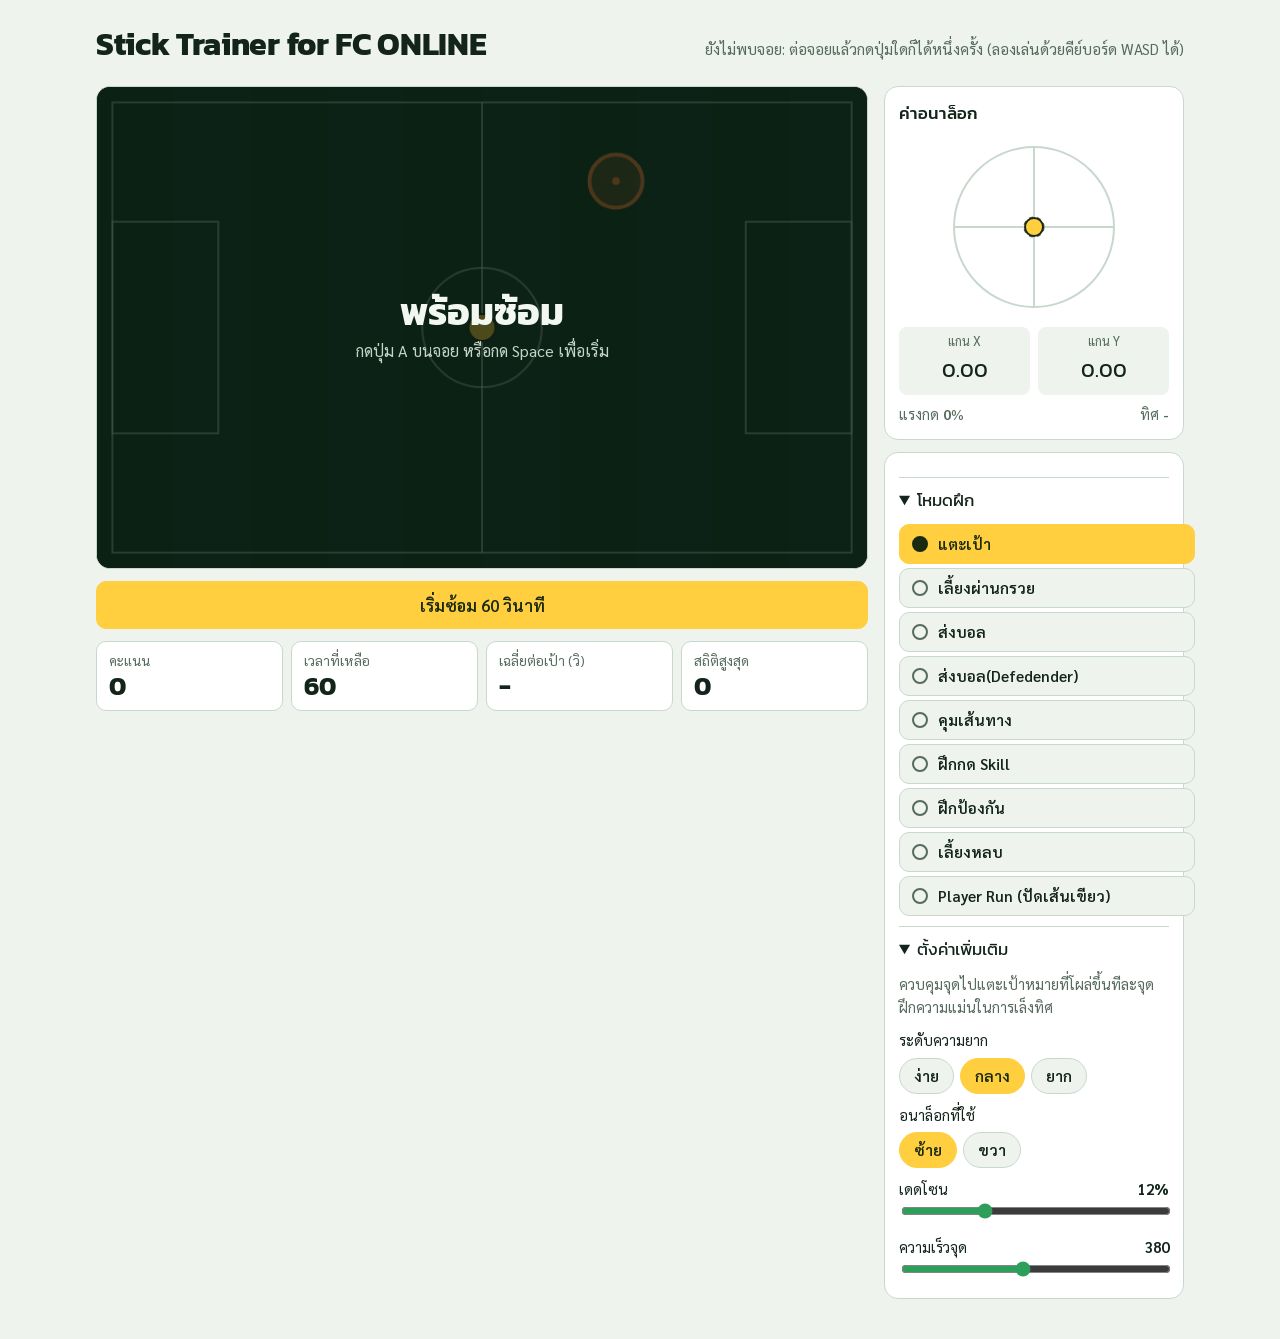
<file: index.html>
<!doctype html>
<html lang="th">
<head>
  <meta charset="utf-8">
  <meta name="viewport" content="width=device-width, initial-scale=1">
  <meta http-equiv="refresh" content="0; url=fc-stick-trainer/">
  <title>กำลังเปิด FC Stick Trainer</title>
</head>
<body>
  <p>กำลังเปิด FC Stick Trainer เวอร์ชันล่าสุด...</p>
  <p><a href="fc-stick-trainer/">คลิกที่นี่หากหน้าเว็บไม่เปลี่ยนโดยอัตโนมัติ</a></p>
  <script>
    window.location.replace("fc-stick-trainer/");
  </script>
</body>
</html>
</file>
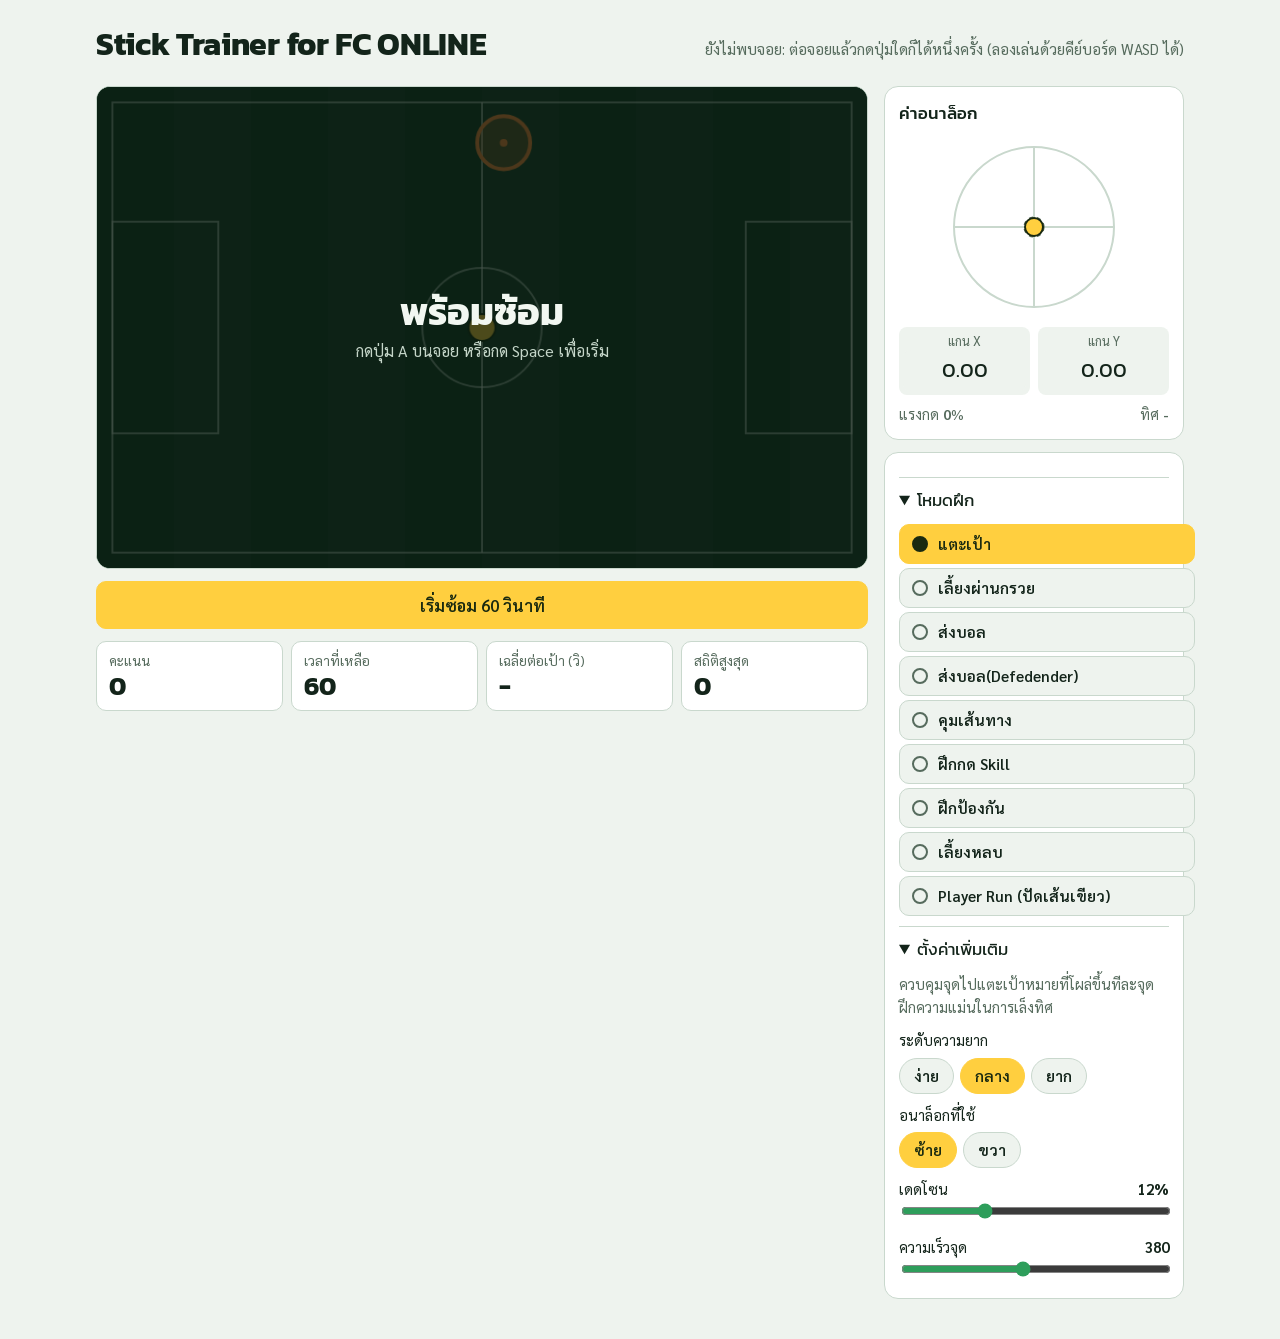
<file: fc-stick-trainer/index.html>
<!doctype html>
<html lang="th">
<head>
<meta charset="utf-8">
<meta name="viewport" content="width=device-width, initial-scale=1, viewport-fit=cover">
<title>Stick Trainer </title>
<link href="https://fonts.googleapis.com/css2?family=Kanit:wght@500;700&family=Sarabun:wght@400;600&display=swap" rel="stylesheet">
<link rel="stylesheet" href="style.css">
</head>
<body>
<div class="wrap">
<header>
  <h1>Stick Trainer for FC ONLINE</h1>
  <div id="status">ยังไม่พบจอย: ต่อจอยแล้วกดปุ่มใดก็ได้หนึ่งครั้ง (ลองเล่นด้วยคีย์บอร์ด WASD ได้)</div>
</header>
<div class="grid">
  <main>
    <div class="field">
      <canvas id="cv" aria-label="สนามฝึก"></canvas>
      <div id="ov"><div class="big">พร้อมซ้อม</div><p>กดปุ่ม A บนจอย หรือกด Space เพื่อเริ่ม</p></div>
    </div>
    <button class="go" id="go">เริ่มซ้อม 60 วินาที</button>
    <div class="hud">
      <div class="stat"><span>คะแนน</span><div class="num" id="score">0</div></div>
      <div class="stat"><span>เวลาที่เหลือ</span><div class="num" id="time">60</div></div>
      <div class="stat"><span>เฉลี่ยต่อเป้า (วิ)</span><div class="num" id="avg">-</div></div>
      <div class="stat"><span>สถิติสูงสุด</span><div class="num" id="best">0</div></div>
      <div class="stat"><span id="errl">พลาด</span><div class="num" id="err">0</div></div>
    </div>
  </main>
  <aside>
    <div class="card">
      <h2>ค่าอนาล็อก</h2>
      <canvas id="sv" width="180" height="180" aria-label="ตำแหน่งอนาล็อก"></canvas>
      <div class="xy"><div><span>แกน X</span><div class="num" id="vx">0.00</div></div><div><span>แกน Y</span><div class="num" id="vy">0.00</div></div></div>
      <div class="meta"><span>แรงกด <b id="mag">0</b>%</span><span>ทิศ <b id="ang">-</b></span></div>
    </div>
    <div class="card">
      <details id="modeSection" open>
        <summary>โหมดฝึก</summary>
      <ul class="modelist" id="modes" aria-label="โหมดฝึก">
        <li><button data-mode="target" aria-pressed="true">แตะเป้า</button></li>
        <li><button data-mode="cone" aria-pressed="false">เลี้ยงผ่านกรวย</button></li>
        <li><button data-mode="pass" aria-pressed="false">ส่งบอล</button></li>
        <li><button data-mode="passd" aria-pressed="false">ส่งบอล(Defedender)</button></li>
        <li><button data-mode="path" aria-pressed="false">คุมเส้นทาง</button></li>
        <li><button data-mode="skill" aria-pressed="false">ฝึกกด Skill</button></li>
        <li><button data-mode="defend" aria-pressed="false">ฝึกป้องกัน</button></li>
        <li><button data-mode="dodge" aria-pressed="false">เลี้ยงหลบ</button></li>
        <li><button data-mode="prun" aria-pressed="false">Player Run (ปัดเส้นเขียว)</button></li>
      </ul>
      </details>
      <details id="optionSection" open>
        <summary>ตั้งค่าเพิ่มเติม</summary>
      <p id="desc"></p>
      <label>ระดับความยาก</label>
      <div class="seg" id="levels" style="margin-top:6px">
        <button data-lv="easy" aria-pressed="false">ง่าย</button>
        <button data-lv="normal" aria-pressed="true">กลาง</button>
        <button data-lv="hard" aria-pressed="false">ยาก</button>
      </div>
      <div id="aimrow" style="margin-top:10px"><button id="aimbtn" aria-pressed="true">เส้นแนวส่งบอล: เปิด</button></div>
      <div id="runrow" style="margin-top:10px">
        <button id="runGuide" aria-pressed="true">เส้นช่วย Player Run: เปิด</button>
        <label>ปุ่มสั่ง Player Run</label>
        <div class="seg" id="runChords" style="margin-top:6px">
          <button data-run-chord="ltlb" aria-pressed="true">LT + LB</button>
          <button data-run-chord="lb" aria-pressed="false">LB เท่านั้น</button>
        </div>
      </div>
      <div id="skillrow" style="margin-top:10px"><label>เลือกท่าที่อยากฝึก (เลือกได้หลายท่า)</label><div class="seg" id="skillchips" style="margin-top:6px"></div><div class="seg" style="margin-top:8px"><button id="skall">เลือกทั้งหมด</button><button id="sk12">เฉพาะท่า 12th</button></div><p class="hint">ไม่มีจอยก็ลองได้: ลูกศร = RS, WASD = LS, R = LT, E = RB ส่วนทิศในภาพคือมุมมองหลังนักเตะ (บน = ไปข้างหน้า)</p></div>
      <label>อนาล็อกที่ใช้</label>
      <div class="seg" id="sticks" style="margin-top:6px">
        <button data-stick="0" aria-pressed="true">ซ้าย</button>
        <button data-stick="1" aria-pressed="false">ขวา</button>
      </div>
      <label for="dz">เดดโซน <b id="dzv">12%</b></label>
      <input id="dz" type="range" min="0" max="40" value="12">
      <label for="sp">ความเร็วจุด <b id="spv">380</b></label>
      <input id="sp" type="range" min="200" max="600" step="20" value="380">
      </details>
    </div>
  </aside>
</div>
</div>
<script src="script.js"></script>
</body>
</html>
</file>
<file: fc-stick-trainer/style.css>
:root {
  --bg: #eef3ee;
  --panel: #fff;
  --line: #c9d8cd;
  --text: #13241a;
  --mute: #566b5d;
  --accent: #ffcf3f;
  --ink: #1a2a10;
  --ok: #1f8a4c;
  color-scheme: light;
  box-sizing: border-box;
  padding-top: env(safe-area-inset-top, 0px);
  padding-bottom: env(safe-area-inset-bottom, 0px);
}

@media (prefers-color-scheme: dark) {
  :root:not([data-theme="light"]) {
    --bg: #0d1912;
    --panel: #15251c;
    --line: #2b4235;
    --text: #e9f1ea;
    --mute: #93a99a;
    --ok: #5ee08a;
    color-scheme: dark;
  }
}

:root[data-theme="dark"] {
  --bg: #0d1912;
  --panel: #15251c;
  --line: #2b4235;
  --text: #e9f1ea;
  --mute: #93a99a;
  --ok: #5ee08a;
  color-scheme: dark;
}

*,
*::before,
*::after {
  box-sizing: inherit;
}

html,
body {
  margin: 0;
}

body {
  background: var(--bg);
  color: var(--text);
  font: 400 16px/1.55 Sarabun, system-ui, sans-serif;
}

h1,
h2,
.num {
  font-family: Kanit, Sarabun, sans-serif;
}

.wrap {
  max-width: 1120px;
  margin: 0 auto;
  padding: 20px 16px 40px;
}

header {
  display: flex;
  flex-wrap: wrap;
  align-items: baseline;
  justify-content: space-between;
  gap: 8px;
  margin-bottom: 16px;
}

h1 {
  font-size: 2rem;
  font-weight: 700;
  margin: 0;
  letter-spacing: -0.01em;
}

#status {
  color: var(--mute);
  font-size: 0.95rem;
}

#status b {
  color: var(--ok);
}

.grid {
  display: grid;
  grid-template-columns: minmax(0, 1fr) 300px;
  gap: 16px;
}

@media (max-width: 860px) {
  .grid {
    grid-template-columns: 1fr;
  }
}

.field {
  position: relative;
  border-radius: 14px;
  overflow: hidden;
  border: 1px solid var(--line);
  background: #143823;
}

#cv {
  display: block;
  width: 100%;
  height: auto;
  aspect-ratio: 8 / 5;
}

#ov {
  position: absolute;
  inset: 0;
  display: flex;
  flex-direction: column;
  align-items: center;
  justify-content: center;
  gap: 6px;
  text-align: center;
  background: rgba(8, 24, 14, 0.72);
  color: #f2f7f1;
  padding: 16px;
}

#ov[hidden] {
  display: none;
}

#ov .big {
  font: 700 2.4rem / 1.1 Kanit, sans-serif;
}

#ov p {
  margin: 0;
  color: #c5d6c9;
}

.hud {
  display: grid;
  grid-template-columns: repeat(auto-fit, minmax(105px, 1fr));
  gap: 8px;
  margin-top: 12px;
}

.stat {
  background: var(--panel);
  border: 1px solid var(--line);
  border-radius: 10px;
  padding: 8px 12px;
}

.stat span {
  display: block;
  color: var(--mute);
  font-size: 0.85rem;
}

.stat .num {
  font-size: 1.6rem;
  font-weight: 700;
  line-height: 1.2;
}

aside {
  display: flex;
  flex-direction: column;
  gap: 12px;
}

.card {
  background: var(--panel);
  border: 1px solid var(--line);
  border-radius: 14px;
  padding: 14px;
}

h2 {
  font-size: 1.05rem;
  margin: 0 0 10px;
  font-weight: 500;
}

#sv {
  display: block;
  margin: 0 auto;
  width: 180px;
  height: 180px;
}

.xy {
  display: grid;
  grid-template-columns: 1fr 1fr;
  gap: 8px;
  margin-top: 10px;
  text-align: center;
}

.xy div {
  background: var(--bg);
  border-radius: 8px;
  padding: 4px;
}

.xy span {
  display: block;
  color: var(--mute);
  font-size: 0.8rem;
}

.xy .num {
  font-size: 1.3rem;
  font-variant-numeric: tabular-nums;
}

.meta {
  display: flex;
  justify-content: space-between;
  margin-top: 8px;
  color: var(--mute);
  font-size: 0.9rem;
  font-variant-numeric: tabular-nums;
}

.seg {
  display: flex;
  gap: 6px;
  flex-wrap: wrap;
}

.modelist {
  list-style: none;
  margin: 0;
  padding: 0;
  display: flex;
  flex-direction: column;
  gap: 4px;
}

.modelist button {
  width: 100%;
  text-align: left;
  border-radius: 10px;
  display: flex;
  align-items: center;
  gap: 10px;
  padding: 9px 12px;
}

.modelist button::before {
  content: "";
  width: 12px;
  height: 12px;
  border-radius: 50%;
  border: 2px solid var(--mute);
  flex: none;
}

.modelist button[aria-pressed="true"]::before {
  background: var(--ink);
  border-color: var(--ink);
}

button {
  font: 600 0.95rem Sarabun, sans-serif;
  border: 1px solid var(--line);
  background: var(--bg);
  color: var(--text);
  border-radius: 999px;
  padding: 7px 14px;
  cursor: pointer;
}

button[aria-pressed="true"] {
  background: var(--accent);
  color: var(--ink);
  border-color: var(--accent);
}

button.go {
  width: 100%;
  border-radius: 10px;
  padding: 12px;
  font-size: 1.05rem;
  background: var(--accent);
  color: var(--ink);
  border-color: var(--accent);
}

button:focus-visible,
input:focus-visible {
  outline: 3px solid var(--ok);
  outline-offset: 2px;
}

#desc {
  margin: 10px 0 0;
  color: var(--mute);
  font-size: 0.92rem;
}

label {
  display: flex;
  justify-content: space-between;
  font-size: 0.92rem;
  margin-top: 10px;
}

input[type="range"] {
  width: 100%;
  accent-color: #2e9e5b;
}

select {
  width: 100%;
  margin-top: 6px;
  font: inherit;
  padding: 8px;
  border-radius: 8px;
  border: 1px solid var(--line);
  background: var(--bg);
  color: var(--text);
}

.hint {
  color: var(--mute);
  font-size: 0.85rem;
  margin: 6px 0 0;
}

details {
  border-top: 1px solid var(--line);
  padding-top: 10px;
  margin-top: 10px;
}

details > summary {
  cursor: pointer;
  font-family: Kanit, Sarabun, sans-serif;
  font-size: 1.05rem;
  margin-bottom: 10px;
}

details:not([open]) > summary {
  margin-bottom: 0;
}

#go {
  margin-top: 12px;
}
</file>
